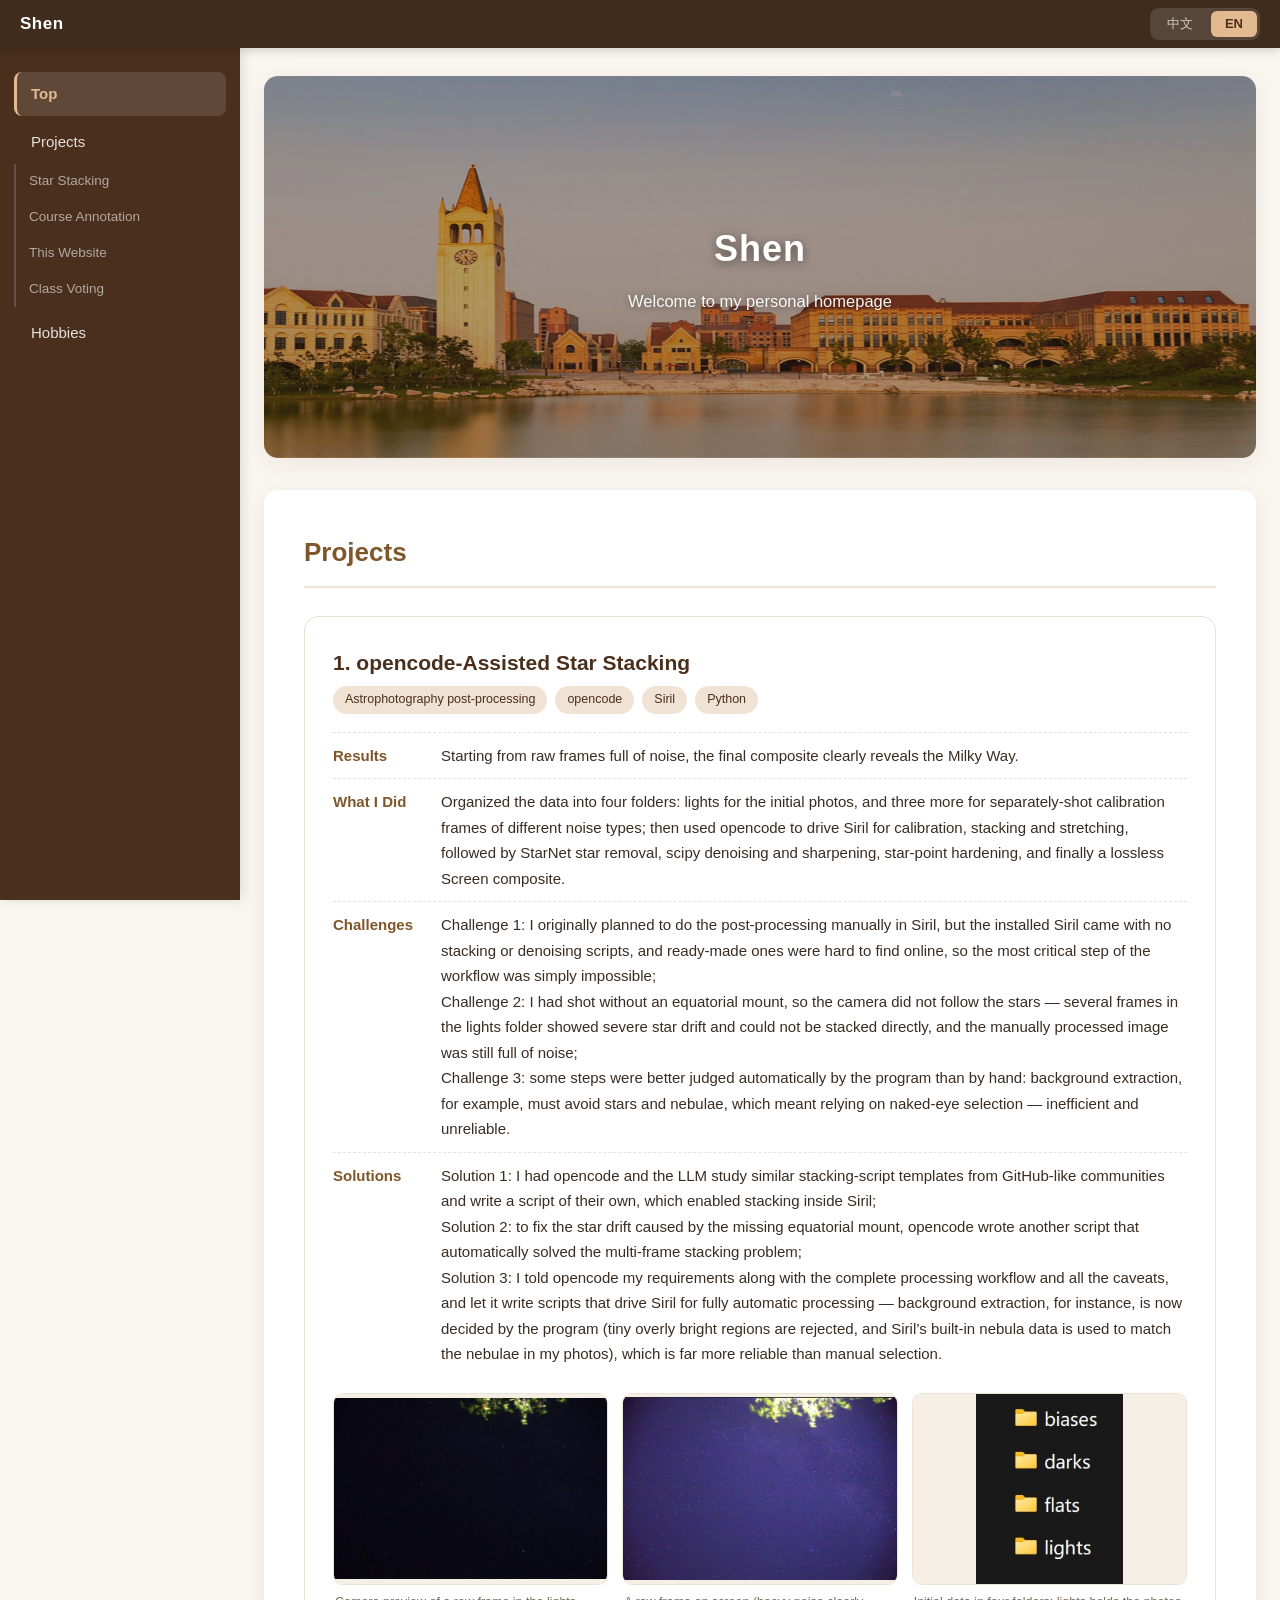
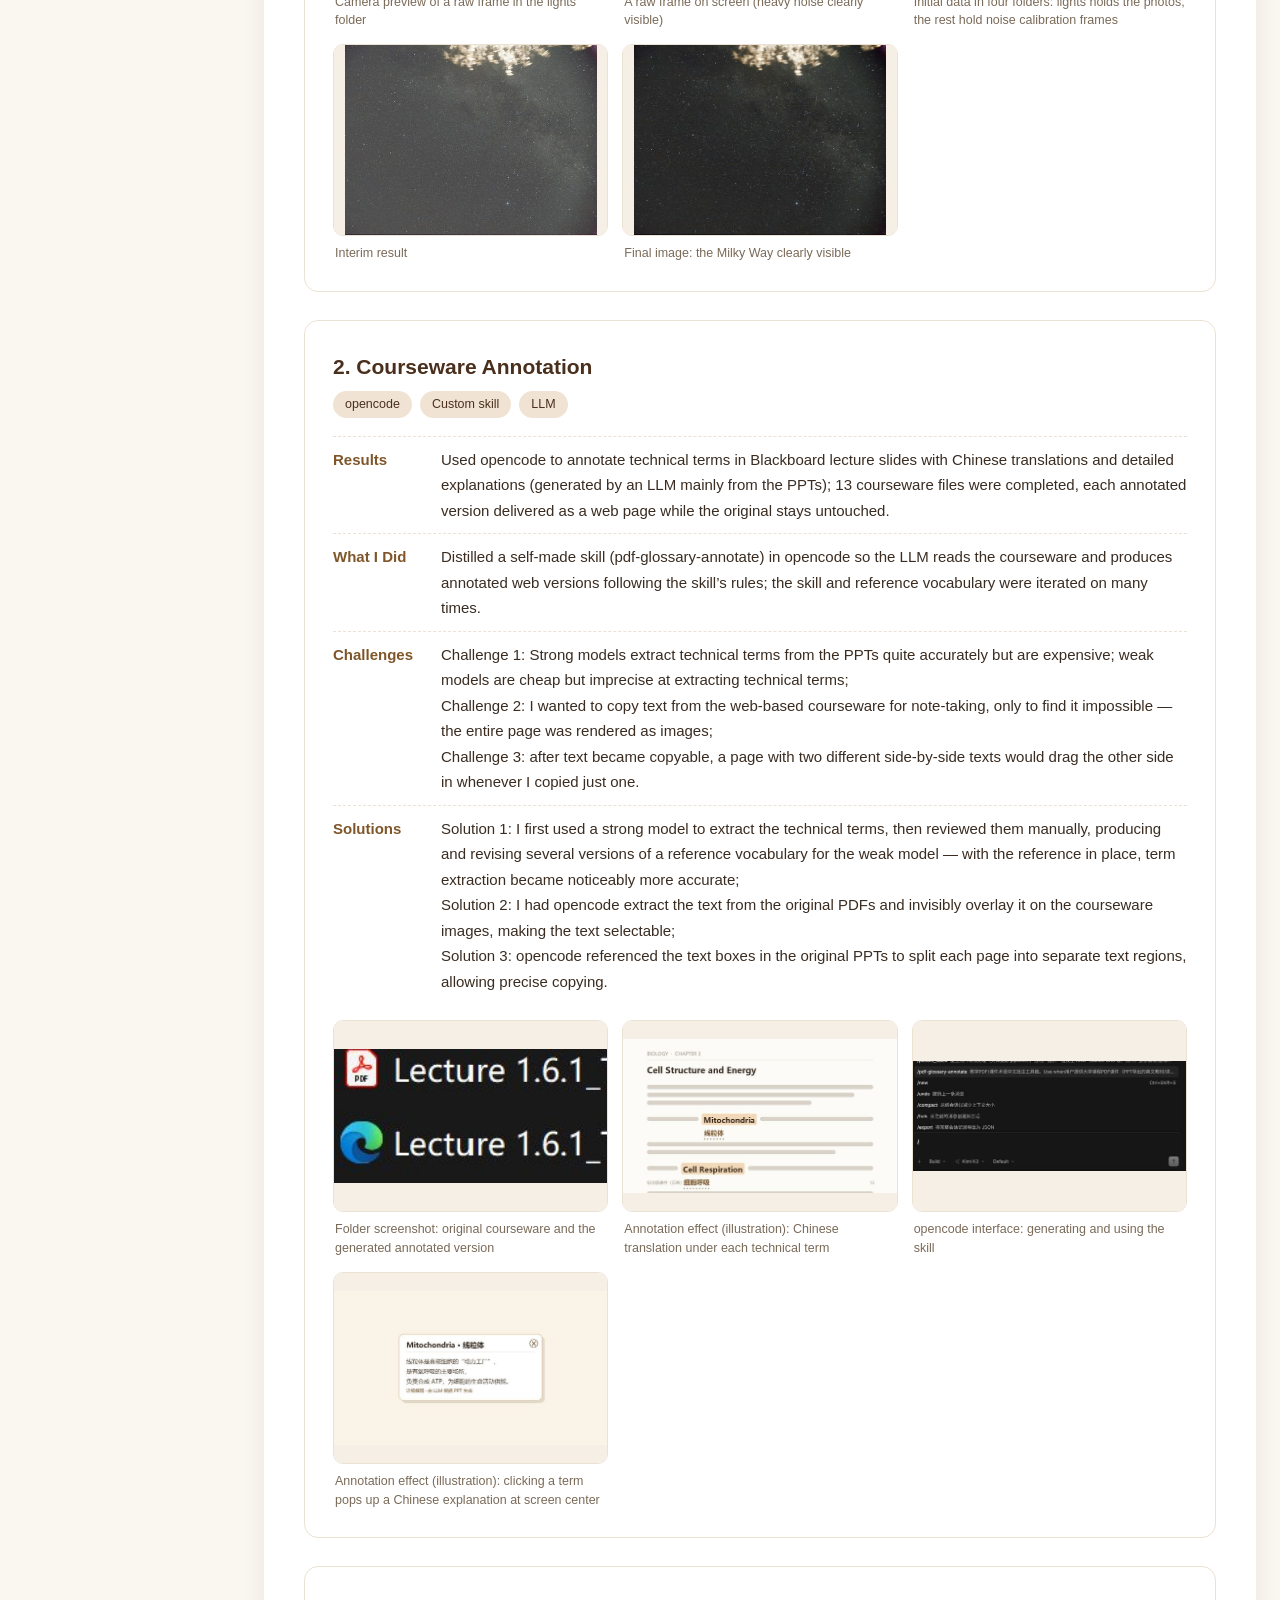
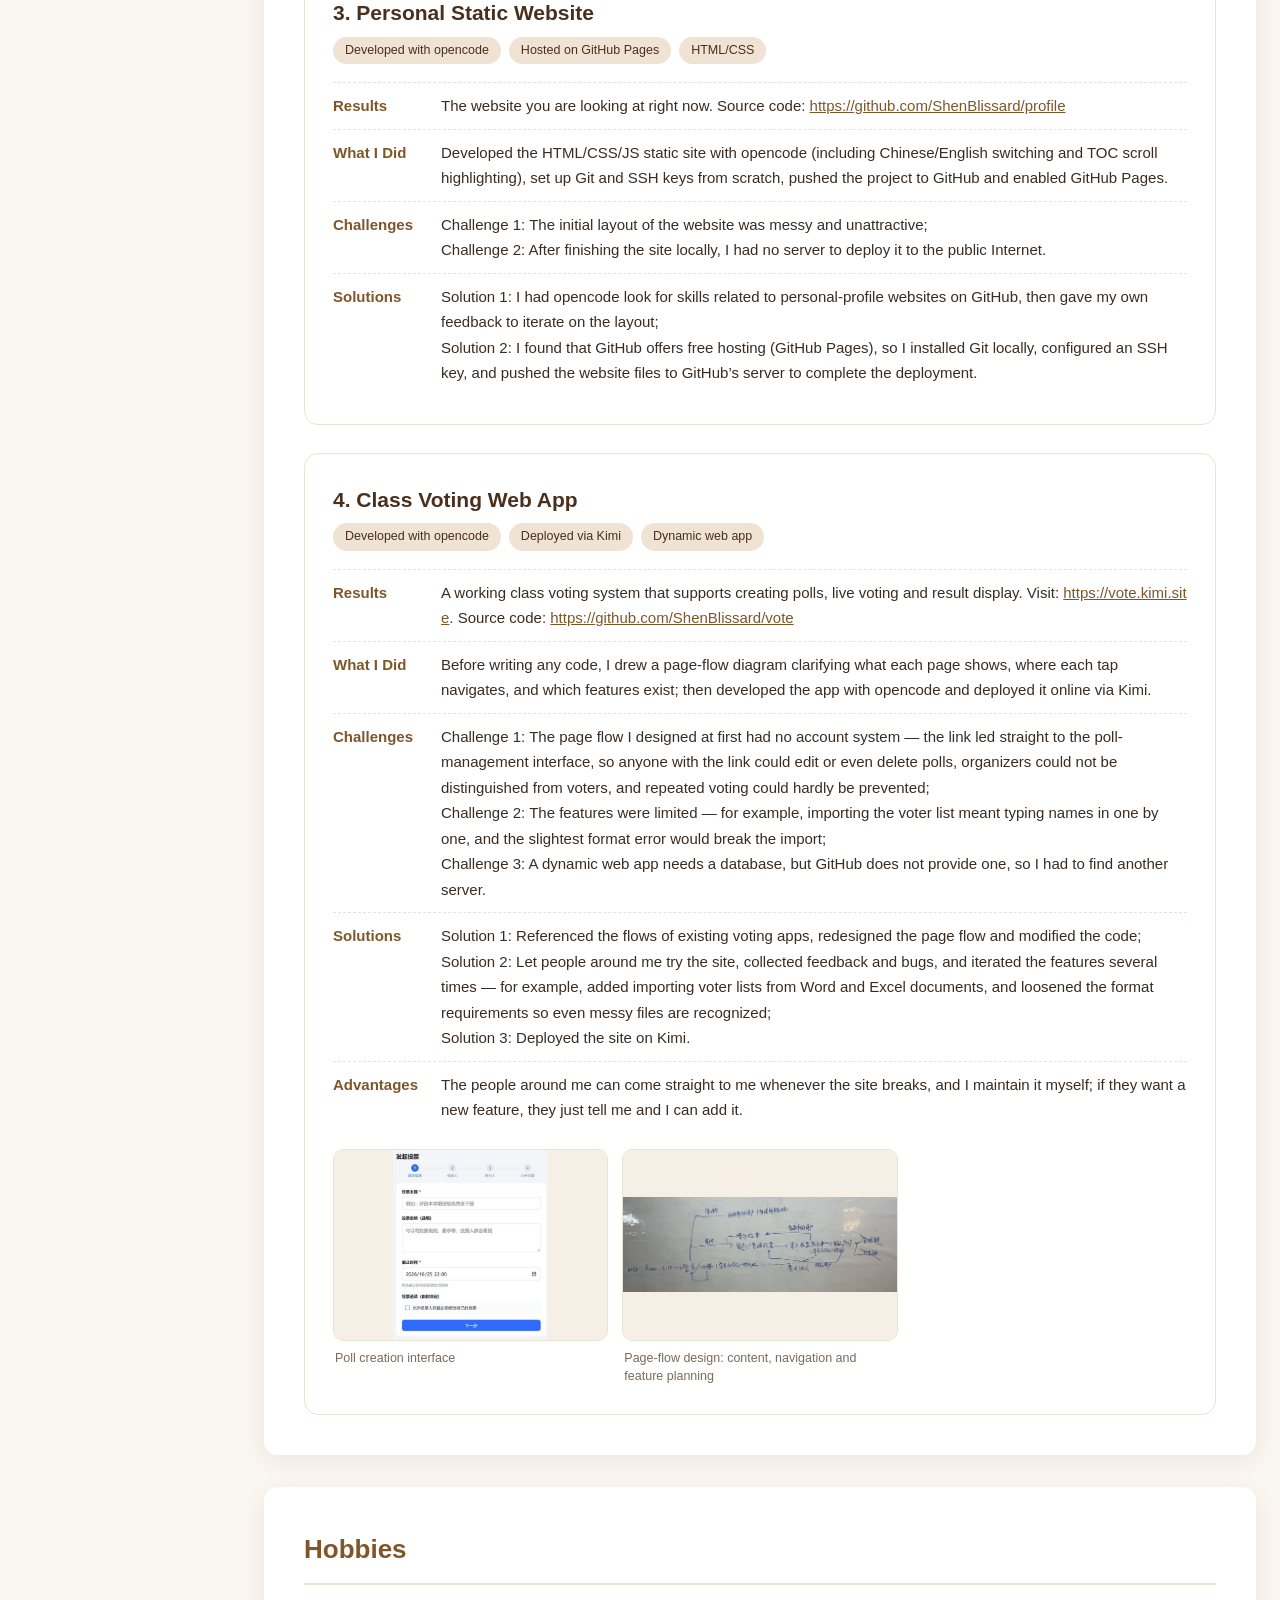
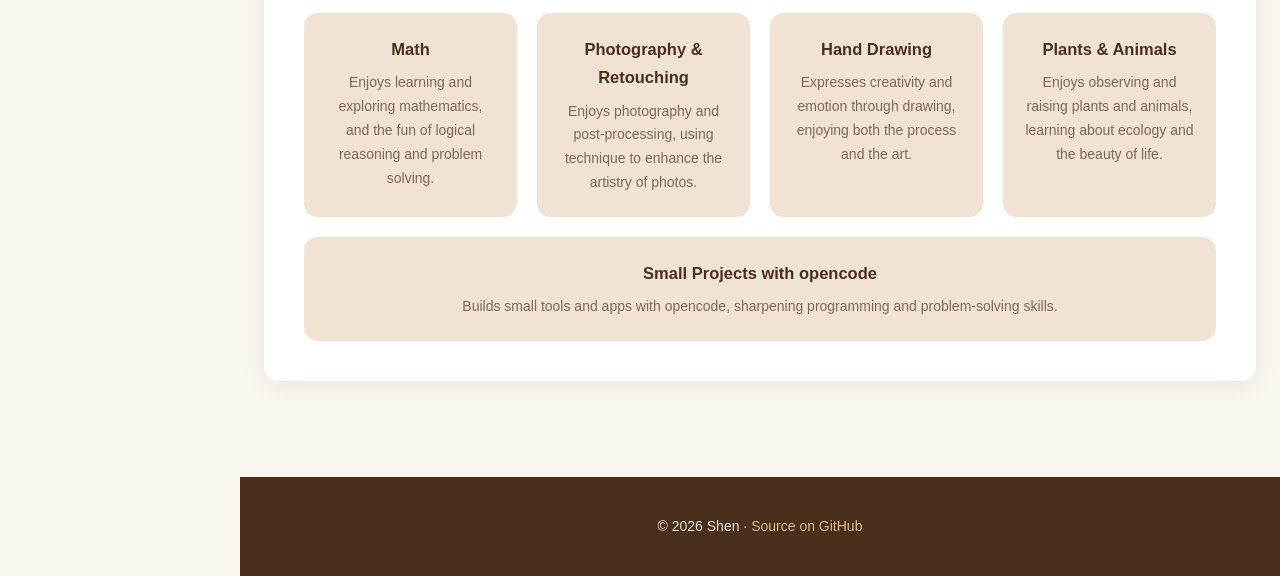
<file: index.html>
<!DOCTYPE html>
<html lang="zh-CN">
<head>
  <meta charset="UTF-8">
  <meta name="viewport" content="width=device-width, initial-scale=1.0">
  <title>Shen - 个人主页</title>
  <link rel="stylesheet" href="css/style.css">
  <link rel="preload" as="image" href="img/hero-bg.jpg" fetchpriority="high">
</head>
<body>
  <header class="topbar">
    <div class="topbar-main">
      <span class="brand">Shen</span>
      <div class="lang-switch" role="group" aria-label="语言 / Language">
        <button type="button" class="lang-btn" data-lang="zh">中文</button>
        <button type="button" class="lang-btn" data-lang="en">EN</button>
      </div>
    </div>
    <nav class="mobile-nav">
      <ul>
        <li><a href="#home" data-i18n="nav.top">页首</a></li>
        <li><a href="#projects" data-i18n="nav.projects">项目作品</a></li>
        <li><a href="#hobbies" data-i18n="nav.hobbies">兴趣爱好</a></li>
      </ul>
    </nav>
  </header>

  <aside class="sidebar">
    <nav>
      <ul>
        <li><a href="#home" data-i18n="nav.top">页首</a></li>
        <li>
          <a href="#projects" data-i18n="nav.projects">项目作品</a>
          <ul class="sub-nav">
            <li><a href="#project-stars" data-i18n="sub.stars">星空堆栈</a></li>
            <li><a href="#project-course" data-i18n="sub.course">课件批注</a></li>
            <li><a href="#project-site" data-i18n="sub.site">自我介绍网页</a></li>
            <li><a href="#project-vote" data-i18n="sub.vote">班级投票</a></li>
          </ul>
        </li>
        <li><a href="#hobbies" data-i18n="nav.hobbies">兴趣爱好</a></li>
      </ul>
    </nav>
  </aside>

  <div class="page">
    <main class="container">
      <section id="home" class="hero-section">
        <h1>Shen</h1>
        <p data-i18n="hero.welcome">欢迎来到我的个人主页</p>
      </section>

      <section id="projects" class="section-card">
        <h2 data-i18n="sec.projects">项目作品</h2>

        <article id="project-stars" class="project-group">
          <h3 data-i18n="p1.title">1. opencode辅助星空堆栈</h3>
          <div class="project-tags"><span data-i18n="tag.astro">天体摄影后期</span><span>opencode</span><span>Siril</span><span>Python</span></div>
          <div class="proj-row"><span class="label" data-i18n="lbl.result">项目成果</span><p data-i18n="p1.result">从多张噪声杂乱的raw原图出发，最终合成出银河清晰可见的成品图像。</p></div>
          <div class="proj-row"><span class="label" data-i18n="lbl.did">我做了什么</span><p data-i18n="p1.did">将数据整理为4个文件夹：lights存放初始照片，另外3个分别存放单独拍摄的不同类型噪声校准帧；之后用opencode调用Siril完成校准、叠加与拉伸，再用StarNet去星、scipy降噪与锐化、星点硬化，最后Screen无损合成。</p></div>
          <div class="proj-row"><span class="label" data-i18n="lbl.diff">遇到的困难</span><p data-i18n="p1.diff">困难1：一开始打算手动操作Siril完成后期处理，但安装的Siril里没有堆栈降噪脚本，网上也很难找到现成的，星空处理最关键的步骤无法实现；
困难2：拍摄时没有使用赤道仪，相机没有跟随星星移动，lights里的几张原图星点位移严重，无法直接多张堆栈，手动处理后的图片依然噪点很多、效果不好；
困难3：部分步骤人工操作不如程序自动判定，比如背景提取要尽量避免选到星星和星云，靠人肉眼识别既低效又不可靠。</p></div>
          <div class="proj-row"><span class="label" data-i18n="lbl.solve">如何解决</span><p data-i18n="p1.solve">解决1：让opencode和大模型在GitHub等社区参考类似的堆栈脚本模板，自己写了一个脚本，实现了在Siril里堆栈的功能；
解决2：针对没有赤道仪导致的星点位移，又让opencode写脚本自动解决了无法多张堆栈的问题；
解决3：把我的需求、处理照片的全部流程和注意事项都告诉opencode，让它自动编写脚本调用Siril，实现了全自动处理照片——例如背景提取改由程序自动判定：很小的区域过亮就不选，并用Siril里的星云数据匹配出照片中的星云，比人工选择更可靠。</p></div>
          <div class="gallery">
            <figure><a href="img/projects/stars/stars-raw-preview.jpg" target="_blank" rel="noopener"><img src="img/projects/stars/stars-raw-preview-thumb.jpg" alt="light文件夹中raw格式原图的相机预览" data-i18n-alt="p1.cap1" loading="lazy" decoding="async"></a><figcaption data-i18n="p1.cap1">light文件夹中raw格式原图的相机预览</figcaption></figure>
            <figure><a href="img/projects/stars/stars-raw-node.jpg" target="_blank" rel="noopener"><img src="img/projects/stars/stars-raw-node-thumb.jpg" alt="raw原图在电脑上的显示（可见大量杂乱信号）" data-i18n-alt="p1.cap2" loading="lazy" decoding="async"></a><figcaption data-i18n="p1.cap2">raw原图在电脑上的显示（可见大量杂乱信号）</figcaption></figure>
            <figure><a href="img/projects/stars/stars-source-folders.jpg" target="_blank" rel="noopener"><img src="img/projects/stars/stars-source-folders.jpg" alt="初始数据分四个文件夹：lights存初始照片，其余存各类噪声校准帧" data-i18n-alt="p1.cap3" loading="lazy" decoding="async"></a><figcaption data-i18n="p1.cap3">初始数据分四个文件夹：lights存初始照片，其余存各类噪声校准帧</figcaption></figure>
            <figure><a href="img/projects/stars/stars-interim.jpg" target="_blank" rel="noopener"><img src="img/projects/stars/stars-interim-thumb.jpg" alt="阶段性成品图" data-i18n-alt="p1.cap4" loading="lazy" decoding="async"></a><figcaption data-i18n="p1.cap4">阶段性成品图</figcaption></figure>
            <figure><a href="img/projects/stars/stars-final.jpg" target="_blank" rel="noopener"><img src="img/projects/stars/stars-final-thumb.jpg" alt="最终成品图像：银河清晰可见" data-i18n-alt="p1.cap5" loading="lazy" decoding="async"></a><figcaption data-i18n="p1.cap5">最终成品图像：银河清晰可见</figcaption></figure>
          </div>
        </article>

        <article id="project-course" class="project-group">
          <h3 data-i18n="p2.title">2. 课件批注</h3>
          <div class="project-tags"><span>opencode</span><span data-i18n="tag.skill">自制skill</span><span>LLM</span></div>
          <div class="proj-row"><span class="label" data-i18n="lbl.result">项目成果</span><p data-i18n="p2.result">通过opencode对blackboard上的讲义中的专业词汇进行中文标注并附加详细解释（详细解释由LLM主要根据ppt生成），共完成13个课件，批注版课件以网页文件形式呈现，原版课件保持不变。</p></div>
          <div class="proj-row"><span class="label" data-i18n="lbl.did">我做了什么</span><p data-i18n="p2.did">在opencode中沉淀出自制skill（pdf-glossary-annotate），让大模型按照skill中的规范读取课件并生成批注版网页课件；期间多次迭代优化skill和参考词汇表。</p></div>
          <div class="proj-row"><span class="label" data-i18n="lbl.diff">遇到的困难</span><p data-i18n="p2.diff">困难1：强模型提取PPT中专业词汇的精确度较高，但比较费钱；弱模型便宜，但提取专业名词的精度不足；
困难2：想把网页版课件上的文字复制下来做笔记，却发现无法复制——整个网页文件输出的都是图片；
困难3：实现文字复制后，又遇到一页左右是两个不同文本的情况，直接复制一边的文本会把另一边也一起复制进来。</p></div>
          <div class="proj-row"><span class="label" data-i18n="lbl.solve">如何解决</span><p data-i18n="p2.solve">解决1：先用强模型提取专业词汇，再由我人工审核，生成并改了好几版参考词汇表给弱模型做参考，有参照之后专业名词的提取明显更精准；
解决2：让opencode把原版PDF中的文字提取出来，隐形地黏在网页文件的图片上，使文字可以复制；
解决3：让opencode参考原版PPT中的文本框，在一页里划分出不同的文本区域，实现了精准复制。</p></div>
          <div class="gallery">
            <figure><a href="img/projects/course/course-folder.jpg" target="_blank" rel="noopener"><img src="img/projects/course/course-folder.jpg" alt="文件夹截图：上面是从blackboard保存的原版课件，下面是用opencode生成的批注版课件网页文件" data-i18n-alt="p2.cap1" loading="lazy" decoding="async"></a><figcaption data-i18n="p2.cap1">文件夹截图：原版课件与生成的批注版课件</figcaption></figure>
            <figure><a href="img/projects/course/course-annotated-translation-demo.jpg" target="_blank" rel="noopener"><img src="img/projects/course/course-annotated-translation-demo-thumb.jpg" alt="标注效果示意图：专业词汇下方显示中文翻译" data-i18n-alt="p2.cap2" loading="lazy" decoding="async"></a><figcaption data-i18n="p2.cap2">标注效果示意：专业词汇下方显示中文翻译</figcaption></figure>
            <figure><a href="img/projects/course/course-skill-ui.jpg" target="_blank" rel="noopener"><img src="img/projects/course/course-skill-ui-thumb.jpg" alt="opencode界面：skill的生成与使用" data-i18n-alt="p2.cap3" loading="lazy" decoding="async"></a><figcaption data-i18n="p2.cap3">opencode界面：skill的生成与使用</figcaption></figure>
            <figure><a href="img/projects/course/course-annotated-explain-demo.jpg" target="_blank" rel="noopener"><img src="img/projects/course/course-annotated-explain-demo-thumb.jpg" alt="标注效果示意图：点击专业词汇后屏幕中央弹出中文解释" data-i18n-alt="p2.cap4" loading="lazy" decoding="async"></a><figcaption data-i18n="p2.cap4">标注效果示意：点击专业词汇后屏幕中央弹出中文解释</figcaption></figure>
          </div>
        </article>

        <article id="project-site" class="project-group">
          <h3 data-i18n="p3.title">3. 自我介绍静态网页</h3>
          <div class="project-tags"><span data-i18n="tag.dev">opencode开发</span><span data-i18n="tag.deploy-gh">GitHub部署</span><span>HTML/CSS</span></div>
          <div class="proj-row"><span class="label" data-i18n="lbl.result">项目成果</span><p><span data-i18n="p3.result.pre">你现在看到的这个网站，</span><span data-i18n="p3.result.source">源代码：</span><a href="https://github.com/ShenBlissard/profile" target="_blank" rel="noopener">https://github.com/ShenBlissard/profile</a></p></div>
          <div class="proj-row"><span class="label" data-i18n="lbl.did">我做了什么</span><p data-i18n="p3.did">用opencode开发HTML/CSS/JS静态页面（含中英双语切换与目录滚动高亮），从零配置Git与SSH密钥，将项目推送到GitHub并启用GitHub Pages完成部署。</p></div>
          <div class="proj-row"><span class="label" data-i18n="lbl.diff">遇到的困难</span><p data-i18n="p3.diff">困难1：初期网页排版混乱，页面不美观；
困难2：在本地做完网站后，部署到公网时没有服务器。</p></div>
          <div class="proj-row"><span class="label" data-i18n="lbl.solve">如何解决</span><p data-i18n="p3.solve">解决1：让opencode去GitHub上找自我介绍网页相关的skill，我再人工提意见迭代网页排版；
解决2：发现GitHub免费提供服务器（GitHub Pages），我在本地安装Git并配置SSH密钥，把网页文件传到GitHub服务器上完成部署。</p></div>
        </article>

        <article id="project-vote" class="project-group">
          <h3 data-i18n="p4.title">4. 班级投票动态网页</h3>
          <div class="project-tags"><span data-i18n="tag.dev">opencode开发</span><span data-i18n="tag.deploy-kimi">kimi部署</span><span data-i18n="tag.dynamic">动态网页</span></div>
          <div class="proj-row"><span class="label" data-i18n="lbl.result">项目成果</span><p><span data-i18n="p4.result.pre">一个可用的班级投票系统，支持发起投票、实时投票和结果展示，在线访问：</span><a href="https://vote.kimi.site" target="_blank" rel="noopener">https://vote.kimi.site</a><span data-i18n="p4.result.source">，源代码：</span><a href="https://github.com/ShenBlissard/vote" target="_blank" rel="noopener">https://github.com/ShenBlissard/vote</a></p></div>
          <div class="proj-row"><span class="label" data-i18n="lbl.did">我做了什么</span><p data-i18n="p4.did">开发前先绘制了网页流程设计图，明确网页要显示什么、点哪里会跳转到哪里、有哪些功能；之后用opencode完成开发，并通过kimi部署上线。</p></div>
          <div class="proj-row"><span class="label" data-i18n="lbl.diff">遇到的困难</span><p data-i18n="p4.diff">困难1：一开始设计的网页流程没有账号系统，链接一点进去就是管理投票界面——任何人拿到链接都能随意修改甚至删除投票，无法区分发起者和投票者，也难以防止重复投票；
困难2：网页功能单一，比如引入投票人名单时只能一个一个手动输入，而且格式稍有不对就会导致导入出错；
困难3：动态网页需要数据库，GitHub不向我提供数据库，我需要重新找服务器。</p></div>
          <div class="proj-row"><span class="label" data-i18n="lbl.solve">如何解决</span><p data-i18n="p4.solve">解决1：参考现有投票程序的流程，重新设计网页流程并修改代码；
解决2：让身边的人体验我的投票网页，收集意见和bug，数次迭代网页功能、修复bug——比如增加了导入Word文档、Excel格式的名单，同时放宽格式要求，乱七八糟的格式导入进来也可以识别；
解决3：把网页部署到kimi上。</p></div>
          <div class="proj-row"><span class="label" data-i18n="lbl.advantage">网页优势</span><p data-i18n="p4.advantage">我身边的使用者发现网页不行了可以直接由我来维护；想要什么新功能直接跟我说就行，我可以自己加上。</p></div>
          <div class="gallery">
            <figure><a href="img/projects/vote/vote-ui.jpg" target="_blank" rel="noopener"><img src="img/projects/vote/vote-ui-thumb.jpg" alt="班级投票系统发起投票界面" data-i18n-alt="p4.cap1" loading="lazy" decoding="async"></a><figcaption data-i18n="p4.cap1">发起投票界面</figcaption></figure>
            <figure><a href="img/projects/vote/vote-flowchart.jpg" target="_blank" rel="noopener"><img src="img/projects/vote/vote-flowchart-thumb.jpg" alt="网页大致流程图：简要写了网页要显示什么，点哪里会跳转哪里，有什么功能" data-i18n-alt="p4.cap2" loading="lazy" decoding="async"></a><figcaption data-i18n="p4.cap2">网页流程设计图：显示内容、跳转位置与功能规划</figcaption></figure>
          </div>
        </article>
      </section>

      <section id="hobbies" class="section-card">
        <h2 data-i18n="sec.hobbies">兴趣爱好</h2>
        <div class="hobby-grid">
          <div class="hobby-item">
            <h3 data-i18n="hob1t">数学</h3>
            <p data-i18n="hob1d">热爱数学学习和探索，享受数学逻辑推理和解题的乐趣。</p>
          </div>
          <div class="hobby-item">
            <h3 data-i18n="hob2t">摄影和后期修图</h3>
            <p data-i18n="hob2d">喜欢摄影创作和后期处理，通过技术手段提升照片艺术效果。</p>
          </div>
          <div class="hobby-item">
            <h3 data-i18n="hob3t">手工绘画</h3>
            <p data-i18n="hob3d">通过绘画表达创意和情感，享受创作过程和艺术创作。</p>
          </div>
          <div class="hobby-item">
            <h3 data-i18n="hob4t">观察饲养动植物</h3>
            <p data-i18n="hob4d">喜欢观察和饲养各种动植物，了解自然生态和生命之美。</p>
          </div>
          <div class="hobby-item hobby-wide">
            <h3 data-i18n="hob5t">利用opencode做小项目</h3>
            <p data-i18n="hob5d">通过opencode开发各种小工具和应用，提升编程能力和问题解决能力。</p>
          </div>
        </div>
      </section>
    </main>

    <footer>
      <p>© 2026 Shen · <a href="https://github.com/ShenBlissard/profile" target="_blank" rel="noopener" data-i18n="footer.source">本站源码</a></p>
    </footer>
  </div>

  <script src="js/i18n.js"></script>
  <script src="js/scroll-spy.js"></script>
</body>
</html>
</file>
<file: css/style.css>
:root {
  --amber-900: #4a2f1d;
  --amber-800: #3a2616;
  --amber-700: #7f5629;
  --amber-500: #cf9e70;
  --amber-300: #e3b98f;
  --amber-100: #f0e3d3;
  --bg: #faf6f0;
  --card: #ffffff;
  --text: #3a2c21;
  --text-muted: #7a6a58;
  --line: #ece2d4;
  --radius: 14px;
  --shadow: 0 6px 24px rgba(74, 47, 29, 0.08);
  --shadow-hover: 0 12px 32px rgba(74, 47, 29, 0.16);
  --topbar-h: 48px;
  --sidebar-w: 240px;
}

* {
  box-sizing: border-box;
}

html {
  scroll-behavior: smooth;
}

body {
  margin: 0;
  padding: 0;
  font-family: -apple-system, BlinkMacSystemFont, "Segoe UI", "PingFang SC",
    "Hiragino Sans GB", "Microsoft YaHei", sans-serif;
  line-height: 1.7;
  background-color: var(--bg);
  color: var(--text);
}

section {
  scroll-margin-top: 72px;
}

article.project-group {
  scroll-margin-top: 72px;
}

/* ---------- 顶部栏：品牌 + 语言切换 ---------- */
.topbar {
  position: fixed;
  top: 0;
  left: 0;
  right: 0;
  height: var(--topbar-h);
  z-index: 300;
  background: rgba(58, 38, 22, 0.97);
  box-shadow: 0 2px 10px rgba(0, 0, 0, 0.18);
}

.topbar-main {
  max-width: none;
  height: 100%;
  display: flex;
  align-items: center;
  justify-content: space-between;
  padding: 0 20px;
}

.topbar .brand {
  color: #ffffff;
  font-weight: 700;
  font-size: 17px;
  letter-spacing: 0.5px;
}

.lang-switch {
  display: flex;
  gap: 4px;
  background: rgba(255, 255, 255, 0.12);
  border-radius: 9px;
  padding: 3px;
}

.lang-btn {
  border: none;
  background: transparent;
  color: rgba(255, 255, 255, 0.72);
  font-size: 13px;
  font-family: inherit;
  line-height: 1.4;
  padding: 4px 14px;
  border-radius: 6px;
  cursor: pointer;
  transition: background-color 0.2s ease, color 0.2s ease;
}

.lang-btn:hover {
  color: #ffffff;
}

.lang-btn.active {
  background: var(--amber-300);
  color: var(--amber-900);
  font-weight: 700;
}

.lang-btn:focus-visible {
  outline: 2px solid var(--amber-300);
  outline-offset: 2px;
}

/* 移动端导航（桌面隐藏） */
.mobile-nav {
  display: none;
}

/* ---------- 左侧目录栏 ---------- */
.sidebar {
  position: fixed;
  top: var(--topbar-h);
  left: 0;
  bottom: 0;
  width: var(--sidebar-w);
  background: var(--amber-900);
  overflow-y: auto;
  padding: 20px 14px;
  box-shadow: 2px 0 12px rgba(0, 0, 0, 0.12);
}

.sidebar ul {
  list-style: none;
  margin: 0;
  padding: 0;
}

.sidebar nav > ul > li {
  margin: 4px 0;
}

.sidebar a {
  display: block;
  color: rgba(255, 255, 255, 0.85);
  text-decoration: none;
  font-size: 15px;
  padding: 9px 14px;
  border-radius: 8px;
  border-left: 3px solid transparent;
  transition: background-color 0.2s ease, color 0.2s ease;
}

.sidebar nav > ul > li > a:hover,
.sidebar nav > ul > li > a:focus-visible {
  background: rgba(255, 255, 255, 0.1);
  color: #ffffff;
}

.sidebar nav > ul > li > a.active {
  background: rgba(255, 255, 255, 0.12);
  color: var(--amber-300);
  border-left-color: var(--amber-300);
  font-weight: 700;
}

.sidebar a:focus-visible {
  outline: 2px solid var(--amber-300);
  outline-offset: -2px;
}

/* 二级目录（目录树样式） */
.sub-nav {
  margin: 2px 0 8px 21px;
  padding-left: 14px;
  border-left: 2px solid rgba(255, 255, 255, 0.16);
}

.sub-nav li {
  margin: 1px 0;
}

.sub-nav a {
  font-size: 13.5px;
  color: rgba(255, 255, 255, 0.58);
  padding: 6px 10px;
}

.sub-nav a:hover,
.sub-nav a:focus-visible {
  color: #ffffff;
  background: rgba(255, 255, 255, 0.08);
}

.sub-nav a.active {
  color: var(--amber-300);
  background: rgba(255, 255, 255, 0.08);
}

/* ---------- 主内容区 ---------- */
.page {
  margin-left: var(--sidebar-w);
  padding-top: var(--topbar-h);
}

.container {
  max-width: 1080px;
  margin: 0 auto;
  padding: 0 24px 48px;
}

/* ---------- 首页横幅 ---------- */
.hero-section {
  margin-top: 28px;
  aspect-ratio: 2.6 / 1;
  min-height: 240px;
  display: flex;
  flex-direction: column;
  align-items: center;
  justify-content: center;
  text-align: center;
  padding: 24px;
  border-radius: var(--radius);
  box-shadow: var(--shadow);
  color: #ffffff;
  background-image:
    linear-gradient(rgba(58, 38, 22, 0.35), rgba(58, 38, 22, 0.45)),
    url("../img/hero-bg.jpg");
  background-size: 100% 100%;
  background-position: center;
}

.hero-section h1 {
  font-size: 36px;
  margin: 0 0 8px;
  letter-spacing: 1px;
  text-shadow: 0 2px 10px rgba(0, 0, 0, 0.45);
}

.hero-section p {
  font-size: 16.5px;
  margin: 0;
  opacity: 0.95;
  text-shadow: 0 1px 6px rgba(0, 0, 0, 0.4);
}

/* ---------- 章节 ---------- */
.section-card {
  background: var(--card);
  border-radius: var(--radius);
  box-shadow: var(--shadow);
  padding: 40px;
  margin-top: 32px;
}

.section-card > h2 {
  margin: 0 0 28px;
  padding-bottom: 12px;
  font-size: 26px;
  color: var(--amber-700);
  border-bottom: 2px solid var(--amber-100);
}

/* ---------- 项目分栏 ---------- */
.project-group {
  border: 1px solid var(--line);
  border-radius: var(--radius);
  padding: 28px;
  margin-bottom: 28px;
}

.project-group:last-child {
  margin-bottom: 0;
}

.project-group > h3 {
  margin: 0 0 6px;
  font-size: 21px;
  color: var(--amber-900);
}

.project-tags {
  margin: 0 0 18px;
  display: flex;
  flex-wrap: wrap;
  gap: 8px;
}

.project-tags span {
  background: var(--amber-100);
  color: var(--amber-900);
  font-size: 12.5px;
  padding: 3px 12px;
  border-radius: 999px;
}

.proj-row {
  display: grid;
  grid-template-columns: 96px 1fr;
  gap: 12px;
  padding: 10px 0;
  border-top: 1px dashed var(--line);
  font-size: 15px;
}

.proj-row .label {
  font-weight: 700;
  color: var(--amber-700);
  white-space: nowrap;
}

.proj-row p {
  margin: 0;
  color: var(--text);
  white-space: pre-line;
}

.proj-row a {
  color: var(--amber-700);
  word-break: break-all;
}

.proj-row a:hover {
  text-decoration: underline;
}

/* ---------- 图片成果展示 ---------- */
.gallery {
  display: grid;
  grid-template-columns: repeat(auto-fill, minmax(230px, 1fr));
  gap: 14px;
  margin-top: 16px;
}

.gallery figure {
  margin: 0;
}

.gallery a {
  display: block;
  border-radius: 10px;
  overflow: hidden;
  background: #f5efe6;
  border: 1px solid var(--line);
}

.gallery a:focus-visible {
  outline: 2px solid var(--amber-500);
  outline-offset: 2px;
}

.gallery img {
  width: 100%;
  height: 190px;
  object-fit: contain;
  display: block;
  background: #f5efe6;
  transition: transform 0.25s ease;
}

.gallery a:hover img {
  transform: scale(1.03);
}

.gallery figcaption {
  font-size: 12.5px;
  color: var(--text-muted);
  padding: 8px 2px 0;
  line-height: 1.5;
}

/* ---------- 兴趣爱好 ---------- */
.hobby-grid {
  display: grid;
  grid-template-columns: repeat(4, 1fr);
  gap: 20px;
}

.hobby-wide {
  grid-column: 1 / -1;
}

.hobby-item {
  background: var(--amber-100);
  border-radius: var(--radius);
  padding: 22px;
  text-align: center;
  transition: background-color 0.2s ease, transform 0.25s ease;
}

.hobby-item:hover {
  background: #ead5bd;
  transform: translateY(-3px);
}

.hobby-item h3 {
  margin: 0 0 8px;
  font-size: 16.5px;
  color: var(--amber-900);
}

.hobby-item p {
  margin: 0;
  font-size: 14px;
  color: var(--text-muted);
}

/* ---------- 页脚 ---------- */
footer {
  margin-top: 48px;
  background-color: var(--amber-900);
  color: rgba(255, 255, 255, 0.85);
  text-align: center;
  padding: 24px;
  font-size: 14px;
}

footer a {
  color: var(--amber-300);
  text-decoration: none;
}

footer a:hover {
  text-decoration: underline;
}

/* ---------- 响应式 ---------- */
@media (max-width: 768px) {
  .sidebar {
    display: none;
  }

  .page {
    margin-left: 0;
    padding-top: 96px;
  }

  .topbar {
    height: auto;
  }

  .topbar-main {
    height: var(--topbar-h);
  }

  .mobile-nav {
    display: block;
    border-top: 1px solid rgba(255, 255, 255, 0.12);
  }

  .mobile-nav ul {
    list-style: none;
    display: flex;
    justify-content: center;
    gap: 6px;
    margin: 0;
    padding: 6px 10px 10px;
  }

  .mobile-nav a {
    display: block;
    color: rgba(255, 255, 255, 0.85);
    text-decoration: none;
    font-size: 14px;
    padding: 5px 12px;
    border-radius: 7px;
  }

  .mobile-nav a:hover,
  .mobile-nav a.active {
    background: rgba(255, 255, 255, 0.14);
    color: #ffffff;
  }

  section,
  article.project-group {
    scroll-margin-top: 104px;
  }

  .hobby-grid {
    grid-template-columns: repeat(2, 1fr);
  }
}

@media (max-width: 640px) {
  .hero-section {
    aspect-ratio: 1.9 / 1;
    min-height: 220px;
  }

  .hero-section h1 {
    font-size: 30px;
  }

  .section-card {
    padding: 28px 20px;
  }

  .project-group {
    padding: 20px;
  }

  .proj-row {
    grid-template-columns: 1fr;
    gap: 2px;
  }

  .gallery {
    grid-template-columns: repeat(2, 1fr);
  }

  .gallery img {
    height: 150px;
  }
}

/* ---------- 减弱动效 ---------- */
@media (prefers-reduced-motion: reduce) {
  html {
    scroll-behavior: auto;
  }

  .hobby-item,
  .gallery img,
  .sidebar a,
  .mobile-nav a,
  .lang-btn {
    transition: none;
  }
}
</file>
